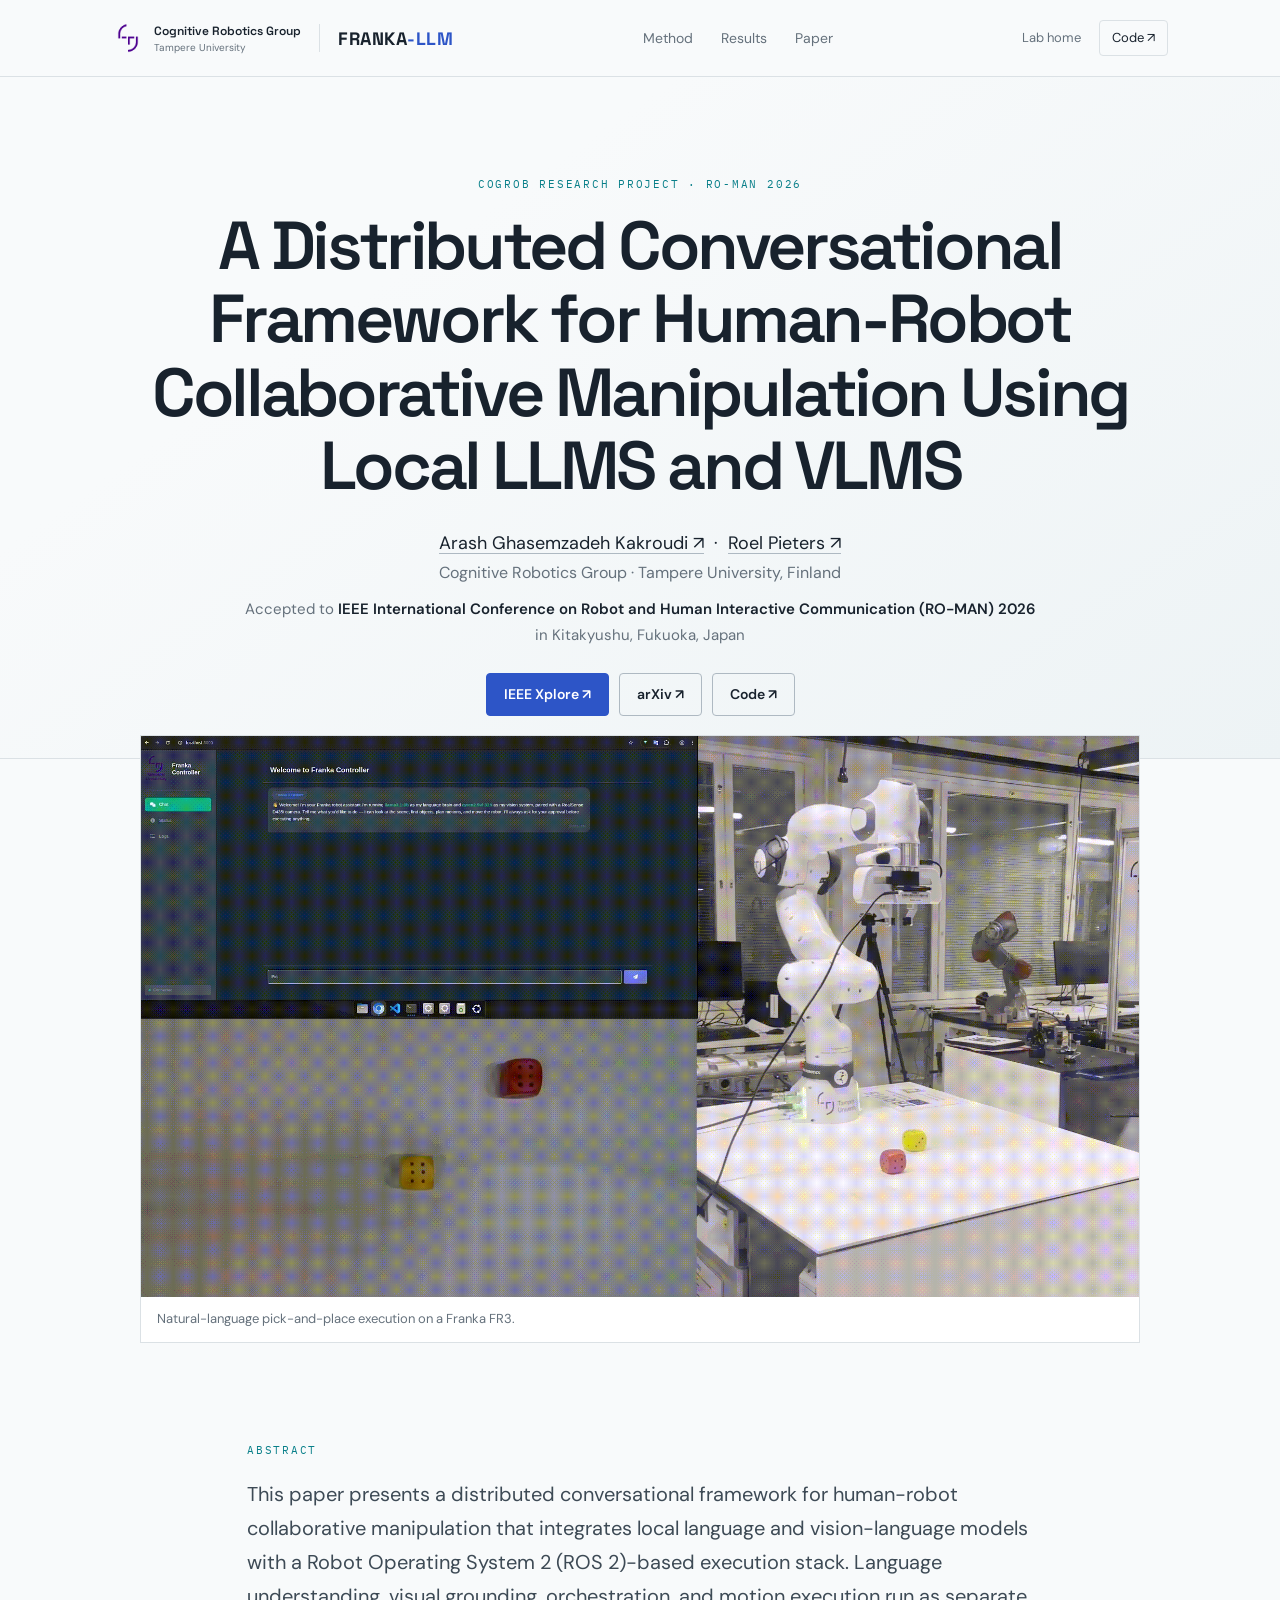
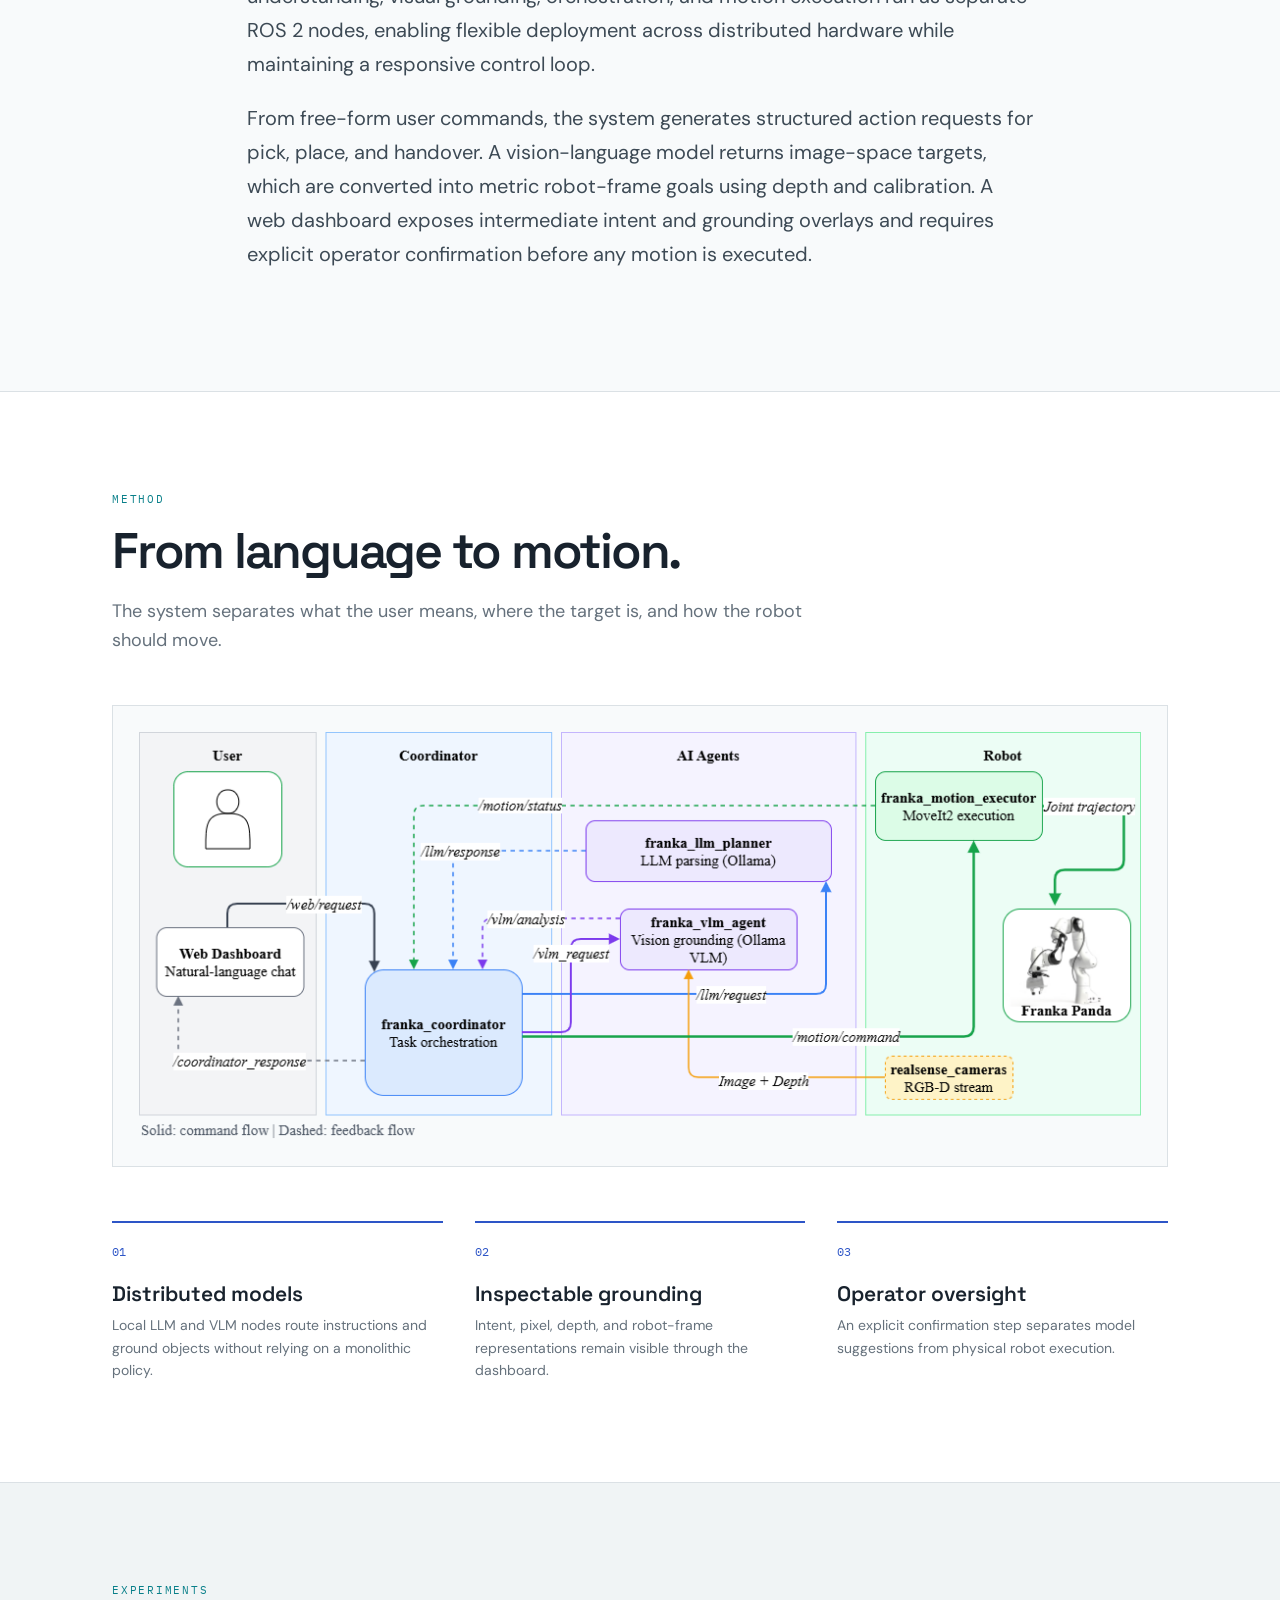
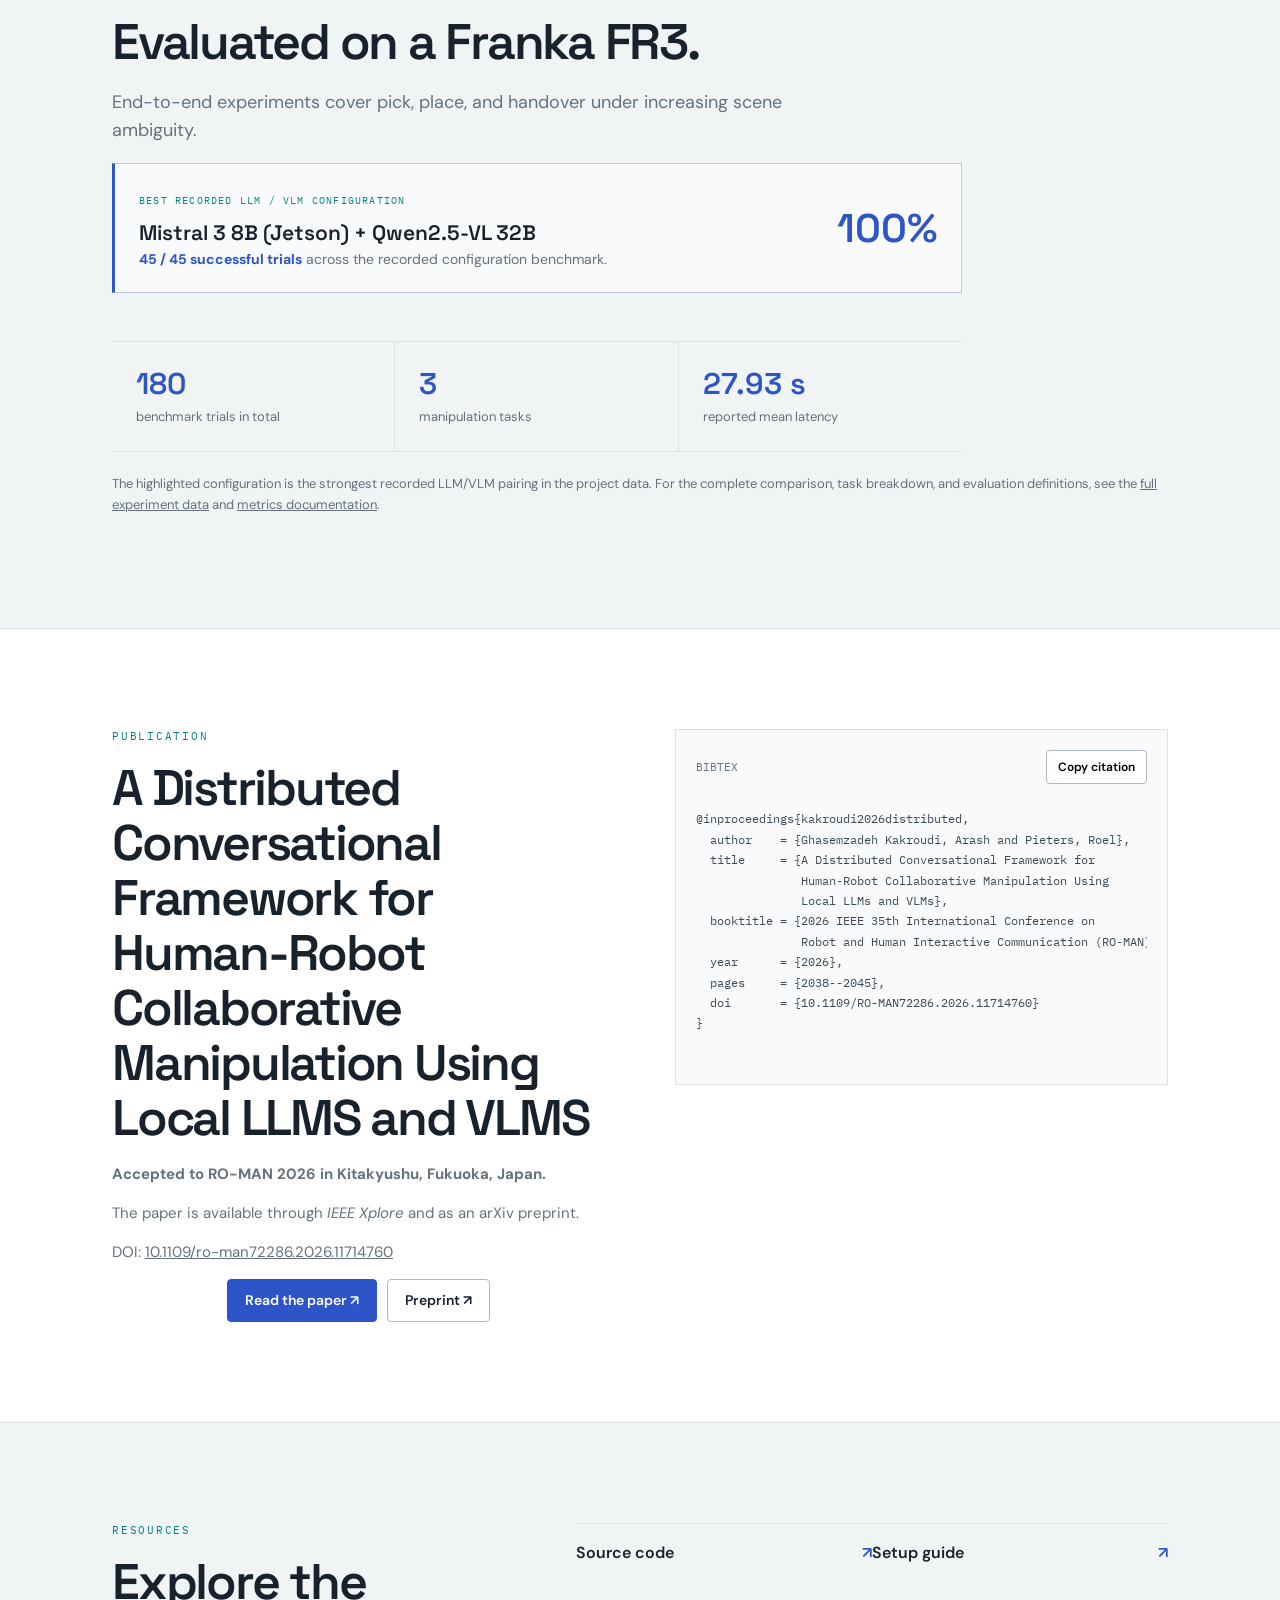
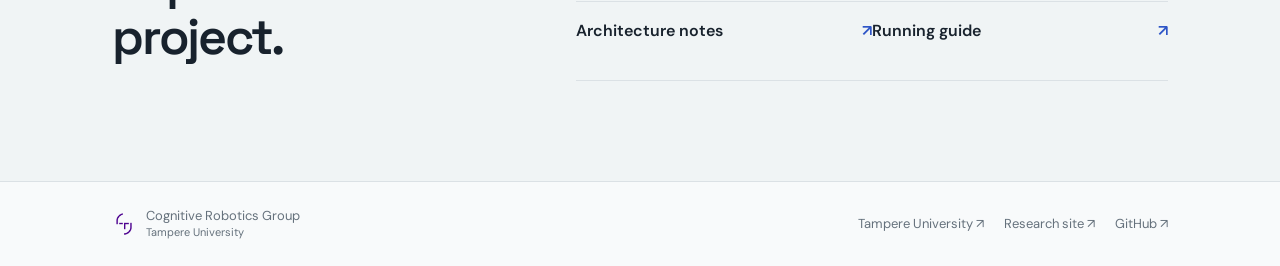
<file: website/index.html>
<!doctype html>
<html lang="en">
<head>
  <meta charset="utf-8">
  <meta name="viewport" content="width=device-width, initial-scale=1">
  <meta name="description" content="A Distributed Conversational Framework for Human-Robot Collaborative Manipulation Using Local LLMS and VLMS.">
  <meta property="og:title" content="A Distributed Conversational Framework for Human-Robot Collaborative Manipulation Using Local LLMS and VLMS">
  <meta property="og:description" content="Conversational human-robot collaborative manipulation with local language and vision-language models.">
  <meta property="og:image" content="media/featured-pick.jpg">
  <title>A Distributed Conversational Framework for Human-Robot Collaborative Manipulation Using Local LLMS and VLMS</title>
  <link rel="icon" href="media/favicon.svg" type="image/svg+xml">
  <link rel="stylesheet" href="styles.css">
</head>
<body>
  <header class="header"><div class="container nav"><div class="brand-group"><a class="lab-brand" href="https://cogrob-tuni.github.io/" aria-label="Cognitive Robotics Group home"><img src="media/tau-logo.png" alt="Tampere University logo"><span><strong>Cognitive Robotics Group</strong><small>Tampere University</small></span></a><span class="brand-divider" aria-hidden="true"></span><a class="wordmark" href="#top">FRANKA<span>-LLM</span></a></div><nav><a href="#method">Method</a><a href="#results">Results</a><a href="#paper">Paper</a></nav><div class="nav-actions"><a class="lab-home" href="https://cogrob-tuni.github.io/">Lab home</a><a class="github" href="https://github.com/cogrob-tuni/franka-llm">Code ↗</a></div></div></header>
  <main id="top">
    <section class="hero"><div class="container hero-inner"><p class="kicker">CogRob research project · RO-MAN 2026</p><h1>A Distributed Conversational Framework for Human-Robot Collaborative Manipulation Using Local LLMS and VLMS</h1><p class="authors"><a href="https://scholar.google.com/citations?hl=en&amp;user=sCcYdRsAAAAJ">Arash Ghasemzadeh Kakroudi ↗</a> &nbsp;·&nbsp; <a href="https://scholar.google.com/citations?user=YYKF6BYAAAAJ&amp;hl=en&amp;oi=ao">Roel Pieters ↗</a></p><p class="affiliation">Cognitive Robotics Group · Tampere University, Finland</p><p class="venue-note">Accepted to <strong>IEEE International Conference on Robot and Human Interactive Communication (RO-MAN) 2026</strong><br>in Kitakyushu, Fukuoka, Japan</p><div class="paper-links"><a class="button primary" href="https://ieeexplore.ieee.org/abstract/document/11714760">IEEE Xplore ↗</a><a class="button" href="https://arxiv.org/abs/2606.06061">arXiv ↗</a><a class="button" href="https://github.com/cogrob-tuni/franka-llm">Code ↗</a></div></div></section>

    <section class="feature"><div class="container"><figure class="hero-video"><img src="media/pick-place.gif" alt="Franka FR3 executing a pick and place task"><figcaption>Natural-language pick-and-place execution on a Franka FR3.</figcaption></figure></div></section>

    <section class="section intro"><div class="container narrow"><p class="kicker">Abstract</p><p class="abstract">This paper presents a distributed conversational framework for human-robot collaborative manipulation that integrates local language and vision-language models with a Robot Operating System 2 (ROS 2)-based execution stack. Language understanding, visual grounding, orchestration, and motion execution run as separate ROS 2 nodes, enabling flexible deployment across distributed hardware while maintaining a responsive control loop.</p><p class="abstract">From free-form user commands, the system generates structured action requests for pick, place, and handover. A vision-language model returns image-space targets, which are converted into metric robot-frame goals using depth and calibration. A web dashboard exposes intermediate intent and grounding overlays and requires explicit operator confirmation before any motion is executed.</p></div></section>

    <section id="method" class="section method"><div class="container"><div class="section-heading"><p class="kicker">Method</p><h2>From language to motion.</h2><p>The system separates what the user means, where the target is, and how the robot should move.</p></div><img class="architecture" src="media/architecture.png" alt="Franka-LLM system data flow diagram" loading="lazy"><div class="contributions"><article><b>01</b><h3>Distributed models</h3><p>Local LLM and VLM nodes route instructions and ground objects without relying on a monolithic policy.</p></article><article><b>02</b><h3>Inspectable grounding</h3><p>Intent, pixel, depth, and robot-frame representations remain visible through the dashboard.</p></article><article><b>03</b><h3>Operator oversight</h3><p>An explicit confirmation step separates model suggestions from physical robot execution.</p></article></div></div></section>

    <section id="results" class="section results"><div class="container"><div class="section-heading"><p class="kicker">Experiments</p><h2>Evaluated on a Franka FR3.</h2><p>End-to-end experiments cover pick, place, and handover under increasing scene ambiguity.</p></div><div class="best-result"><div><span class="best-label">Best recorded LLM / VLM configuration</span><h3>Mistral 3 8B (Jetson) + Qwen2.5-VL 32B</h3><p><strong>45 / 45 successful trials</strong> across the recorded configuration benchmark.</p></div><span class="best-score">100%</span></div><div class="result-summary"><div><strong>180</strong><span>benchmark trials in total</span></div><div><strong>3</strong><span>manipulation tasks</span></div><div><strong>27.93 s</strong><span>reported mean latency</span></div></div><p class="note">The highlighted configuration is the strongest recorded LLM/VLM pairing in the project data. For the complete comparison, task breakdown, and evaluation definitions, see the <a href="https://github.com/cogrob-tuni/franka-llm/blob/main/robot_llm_vlm_experiments.csv">full experiment data</a> and <a href="https://github.com/cogrob-tuni/franka-llm/blob/main/docs/metrics.md">metrics documentation</a>.</p></div></section>

    <section id="paper" class="section paper"><div class="container paper-grid"><div><p class="kicker">Publication</p><h2>A Distributed Conversational Framework for Human-Robot Collaborative Manipulation Using Local LLMS and VLMS</h2><p class="paper-meta"><strong>Accepted to RO-MAN 2026 in Kitakyushu, Fukuoka, Japan.</strong></p><p class="paper-meta">The paper is available through <i>IEEE Xplore</i> and as an arXiv preprint.</p><p class="paper-meta">DOI: <a href="https://doi.org/10.1109/ro-man72286.2026.11714760">10.1109/ro-man72286.2026.11714760</a></p><div class="paper-links"><a class="button primary" href="https://ieeexplore.ieee.org/abstract/document/11714760">Read the paper ↗</a><a class="button" href="https://arxiv.org/abs/2606.06061">Preprint ↗</a></div></div><div class="citation"><div class="citation-head"><span>BibTeX</span><button id="copy" type="button">Copy citation</button></div><pre id="citation">@inproceedings{kakroudi2026distributed,
  author    = {Ghasemzadeh Kakroudi, Arash and Pieters, Roel},
  title     = {A Distributed Conversational Framework for
               Human-Robot Collaborative Manipulation Using
               Local LLMs and VLMs},
  booktitle = {2026 IEEE 35th International Conference on
               Robot and Human Interactive Communication (RO-MAN)},
  year      = {2026},
  pages     = {2038--2045},
  doi       = {10.1109/RO-MAN72286.2026.11714760}
}</pre><p id="copy-status" class="copy-status" aria-live="polite"></p></div></div></section>

    <section class="section resources"><div class="container resources-inner"><div><p class="kicker">Resources</p><h2>Explore the project.</h2></div><div class="resource-list"><a href="https://github.com/cogrob-tuni/franka-llm">Source code <span>↗</span></a><a href="https://github.com/cogrob-tuni/franka-llm/blob/main/docs/setup.md">Setup guide <span>↗</span></a><a href="https://github.com/cogrob-tuni/franka-llm/blob/main/docs/architecture.md">Architecture notes <span>↗</span></a><a href="https://github.com/cogrob-tuni/franka-llm/blob/main/RUNNING.md">Running guide <span>↗</span></a></div></div></section>
  </main>
  <footer><div class="container"><a class="footer-brand" href="https://cogrob-tuni.github.io/"><img src="media/tau-logo.png" alt="" aria-hidden="true"><span>Cognitive Robotics Group<br><small>Tampere University</small></span></a><div class="footer-links"><a href="https://www.tuni.fi/en/tau/research/cognitive-robotics-group">Tampere University ↗</a><a href="https://research.tuni.fi/cogrob/">Research site ↗</a><a href="https://github.com/cogrob-tuni/franka-llm">GitHub ↗</a></div></div></footer>
  <script src="script.js"></script>
</body>
</html>
</file>
<file: website/styles.css>
@import url('https://fonts.googleapis.com/css2?family=DM+Sans:wght@400;500;600;700&family=IBM+Plex+Mono:wght@400;500&family=Space+Grotesk:wght@500;600;700&display=swap');
:root{--ink:#18222d;--muted:#65717c;--line:#dbe1e5;--paper:#f8fafb;--blue:#2d55c7;--cyan:#087f89}*{box-sizing:border-box}html{scroll-behavior:smooth}body{margin:0;background:var(--paper);color:var(--ink);font:16px/1.6 "DM Sans",sans-serif}a{color:inherit;text-decoration:none}.container{max-width:1120px;margin:auto;padding:0 32px}.header{border-bottom:1px solid var(--line);background:#f8fafbf2}.nav{min-height:76px;display:flex;align-items:center;justify-content:space-between;gap:24px}.brand-group{display:flex;align-items:center;gap:18px}.lab-brand{display:flex;align-items:center;gap:10px}.lab-brand img{width:32px;height:36px;object-fit:contain}.lab-brand span{display:flex;flex-direction:column;line-height:1.15}.lab-brand strong{font:600 12px "Space Grotesk",sans-serif}.lab-brand small{color:var(--muted);font-size:10px;margin-top:3px}.brand-divider{height:28px;border-left:1px solid var(--line)}.wordmark{font:700 18px "Space Grotesk",sans-serif;letter-spacing:.03em}.wordmark span{color:var(--blue)}nav{display:flex;gap:28px;font-size:14px;color:var(--muted)}nav a:hover,.resource-list a:hover{color:var(--blue)}.github{border:1px solid var(--line);border-radius:4px;padding:7px 12px;font-size:13px}.kicker{font:11px "IBM Plex Mono",monospace;letter-spacing:.16em;text-transform:uppercase;color:var(--cyan);margin:0 0 18px}.hero{border-bottom:1px solid var(--line);padding:100px 0 90px;background:linear-gradient(145deg,#f8fafb 30%,#edf3f5)}.hero-inner{text-align:center}.hero h1{font:600 clamp(38px,5.3vw,68px)/1.08 "Space Grotesk",sans-serif;letter-spacing:-.05em;margin:0 auto;max-width:1000px}.hero h1 em{font-style:normal;color:var(--blue)}.authors{font-size:18px;margin:27px 0 0}.authors a{text-decoration:underline;text-decoration-color:#aeb9c2;text-underline-offset:4px}.authors a:hover{color:var(--blue)}.affiliation{color:var(--muted);margin:2px 0 12px}.venue-note{color:var(--muted);font-size:15px;line-height:1.7;margin:0 0 25px}.venue-note strong{color:var(--ink);font-weight:600}.paper-links{display:flex;justify-content:center;flex-wrap:wrap;gap:10px}.button{display:inline-block;border:1px solid #aeb9c2;border-radius:4px;padding:9px 17px;font-size:14px;font-weight:600}.button:hover{border-color:var(--blue);color:var(--blue)}.button.primary{background:var(--blue);border-color:var(--blue);color:white}.button.primary:hover{background:var(--ink);border-color:var(--ink)}.feature{padding:64px 0 0}.hero-video{max-width:1000px;margin:0 auto;border:1px solid var(--line);background:#fff}.hero-video img{display:block;width:100%;aspect-ratio:16/9;object-fit:cover}.hero-video figcaption{padding:12px 16px;color:var(--muted);font-size:13px}.section{padding:100px 0;border-bottom:1px solid var(--line)}.narrow{max-width:850px}.abstract{font-size:20px;line-height:1.7;color:#3d4a55}.section-heading{max-width:700px}.section-heading h2,.paper h2,.resources h2{font:600 clamp(32px,4vw,50px)/1.1 "Space Grotesk",sans-serif;letter-spacing:-.045em;margin:0 0 16px}.section-heading>p:last-child{color:var(--muted);font-size:18px}.method{background:#fff}.architecture{display:block;max-width:100%;margin:50px auto 54px;border:1px solid var(--line);padding:26px;background:#f8fafb}.contributions{display:grid;grid-template-columns:repeat(3,1fr);gap:32px}.contributions article{border-top:2px solid var(--blue);padding-top:15px}.contributions b{font:12px "IBM Plex Mono",monospace;color:var(--blue)}h3{font:600 21px "Space Grotesk",sans-serif;margin:17px 0 7px}.contributions p{color:var(--muted);font-size:14px;margin:0}.results{background:#f0f4f5}.stats{display:grid;grid-template-columns:repeat(3,1fr);margin:48px 0;border-top:1px solid var(--line);border-bottom:1px solid var(--line)}.stats div{padding:26px;border-right:1px solid var(--line)}.stats div:last-child{border:0}.stats strong{display:block;font:600 40px "Space Grotesk",sans-serif;color:var(--blue)}.stats span{color:var(--muted);font-size:13px}.best-result{display:flex;align-items:center;justify-content:space-between;gap:24px;max-width:850px;margin:0 0 42px;padding:22px 24px;border:1px solid #b9c8e9;border-left:3px solid var(--blue);background:#f8fafb}.best-result h3{margin:7px 0 2px}.best-result p{margin:0;color:var(--muted);font-size:14px}.best-result p strong{color:var(--blue)}.best-result a{color:var(--blue);font-size:13px;font-weight:600;white-space:nowrap}.best-label{font:10px "IBM Plex Mono",monospace;letter-spacing:.12em;text-transform:uppercase;color:var(--cyan)}.best-score{font:600 40px "Space Grotesk",sans-serif;color:var(--blue)}.result-summary{display:grid;grid-template-columns:repeat(3,1fr);max-width:850px;border-top:1px solid var(--line);border-bottom:1px solid var(--line);margin:48px 0 0}.result-summary div{padding:22px 24px;border-right:1px solid var(--line)}.result-summary div:last-child{border-right:0}.result-summary strong{display:block;font:600 30px "Space Grotesk",sans-serif;color:var(--blue)}.result-summary span{font-size:13px;color:var(--muted)}.task-table{max-width:680px;border-top:1px solid var(--ink);font-size:15px}.task-table>div{display:grid;grid-template-columns:1.4fr 1fr 1fr;padding:12px 0;border-bottom:1px solid var(--line)}.task-table>div:first-child{font:11px "IBM Plex Mono",monospace;text-transform:uppercase;color:var(--muted)}.task-table>div:not(:first-child) span:last-child{color:var(--blue);font-weight:600}.note{font-size:13px;color:var(--muted);margin-top:22px}.note a,.paper-meta a{text-decoration:underline}.paper{background:#fff}.paper-grid{display:grid;grid-template-columns:1fr 1fr;gap:70px;align-items:start}.paper-grid>*{min-width:0}.paper-meta{color:var(--muted);font-size:15px}.citation{border:1px solid var(--line);background:var(--paper);padding:20px}.citation-head{display:flex;align-items:center;justify-content:space-between;font:11px "IBM Plex Mono",monospace;text-transform:uppercase;color:var(--muted)}.citation button{border:1px solid #aeb9c2;border-radius:4px;background:#fff;padding:8px 11px;cursor:pointer;font:600 12px "DM Sans",sans-serif}.citation button:hover{border-color:var(--blue);color:var(--blue)}pre{max-width:100%;font:12px/1.7 "IBM Plex Mono",monospace;white-space:pre;overflow-x:auto;text-align:left;tab-size:2;color:#3d4a55;margin:25px 0 0}.copy-status{font-size:12px;color:var(--cyan);min-height:18px;margin:12px 0 0}.resources{background:#f0f4f5}.resources-inner{display:grid;grid-template-columns:.8fr 1.2fr;gap:70px}.resource-list{display:grid;grid-template-columns:1fr 1fr;border-top:1px solid var(--line)}.resource-list a{display:flex;justify-content:space-between;padding:16px 0;border-bottom:1px solid var(--line);font-weight:600}.resource-list span{color:var(--blue)}.nav-actions{display:flex;align-items:center;gap:18px}.lab-home{color:var(--muted);font-size:13px}.lab-home:hover{color:var(--blue)}footer{padding:26px 0;color:var(--muted);font-size:13px}footer .container{display:flex;justify-content:space-between;align-items:center;gap:24px}.footer-brand{display:flex;align-items:center;gap:10px;line-height:1.25}.footer-brand img{width:24px;height:28px;object-fit:contain}.footer-brand small{font-size:11px}.footer-links{display:flex;gap:20px;flex-wrap:wrap;justify-content:flex-end}footer a:hover{color:var(--blue)}
@media(max-width:760px){.container{padding:0 20px}.nav{gap:12px}.lab-brand span,.brand-divider,.nav-actions .lab-home{display:none}.brand-group{gap:10px}.nav nav{display:none}.hero{padding:75px 0 65px}.feature{padding-top:35px}.section{padding:70px 0}.abstract{font-size:18px}.contributions,.stats,.result-summary,.paper-grid,.resources-inner{grid-template-columns:1fr;gap:28px}.stats{margin:35px 0}.stats div{border-right:0;border-bottom:1px solid var(--line)}.best-result{display:block;margin-bottom:34px}.best-result a{display:inline-block;margin-top:14px}.best-score{display:block;margin-top:16px}.result-summary{margin-top:35px}.result-summary div{border-right:0;border-bottom:1px solid var(--line)}.architecture{padding:12px;margin-top:35px}.resource-list{grid-template-columns:1fr}footer .container{display:block}footer a{display:block;margin-top:8px}.footer-links{display:block;margin-top:14px}.footer-links a{display:block}}
.hero{padding-bottom:42px}
.hero-inner{text-align:center}
.hero h1{margin:0 auto}
.paper-links{justify-content:center}
.feature{padding:0;margin-top:-24px;position:relative;z-index:1}
.hero-video{margin:0 auto;max-width:1000px}
</file>
